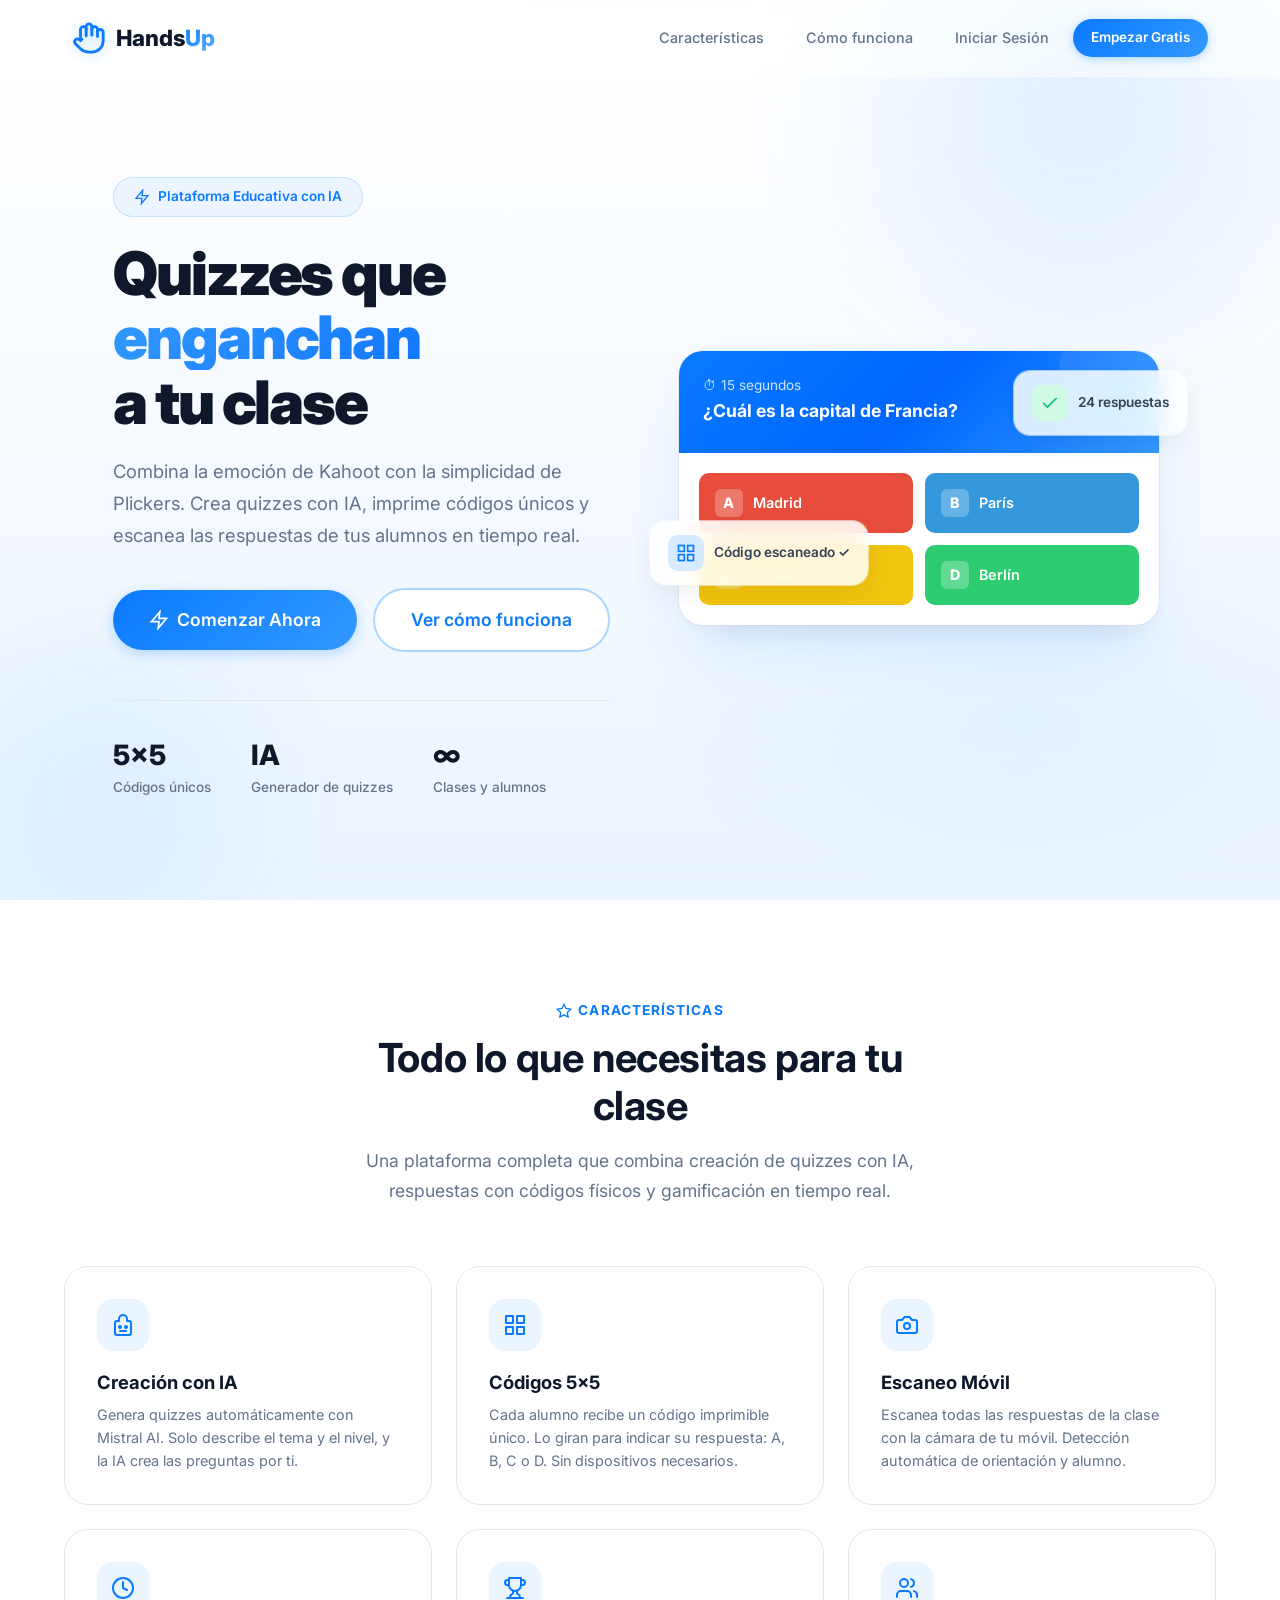
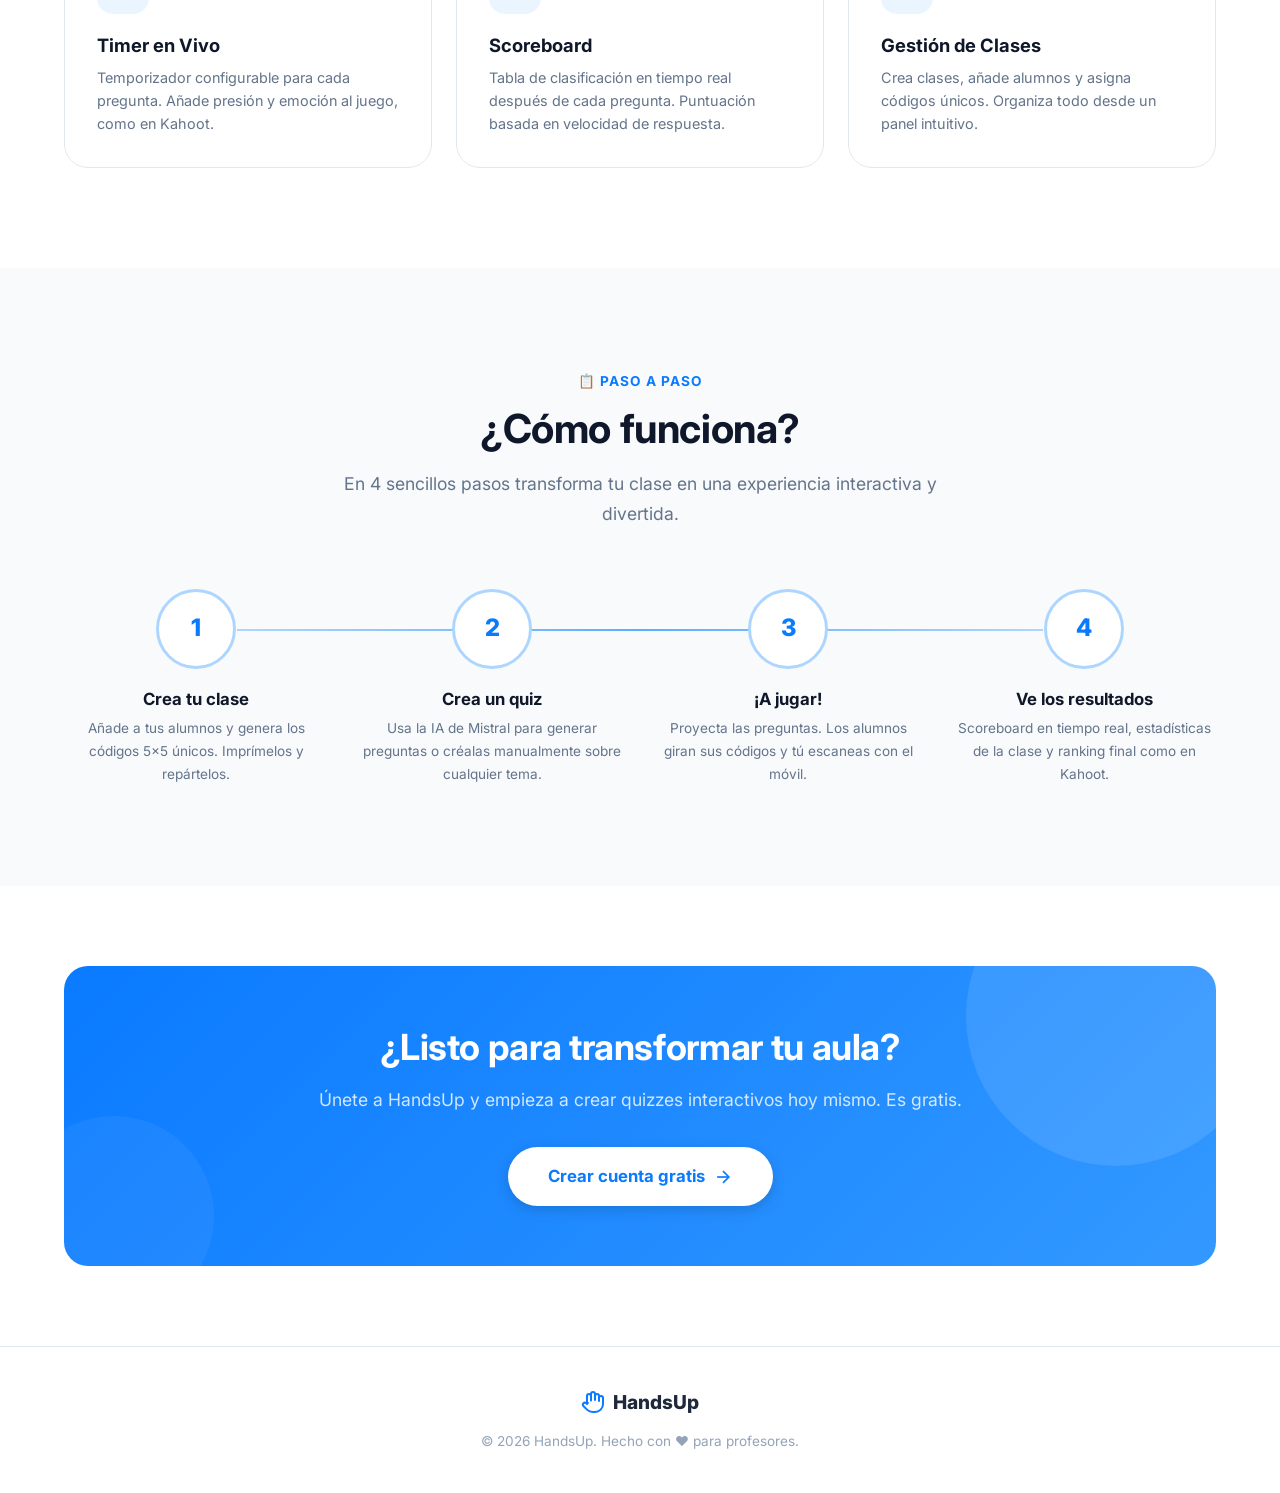
<file: index.html>
<!DOCTYPE html>
<html lang="es">

<head>
    <meta charset="UTF-8">
    <meta name="viewport" content="width=device-width, initial-scale=1.0">
    <meta name="description"
        content="HandsUp - La plataforma interactiva de quizzes educativos que combina lo mejor de Kahoot y Plickers. Crea quizzes con IA, escanea respuestas en tiempo real.">
    <title>HandsUp — Quizzes Interactivos para el Aula</title>
    <link rel="stylesheet" href="css/global.css">
    <link rel="stylesheet" href="css/landing.css">
    <link rel="icon"
        href="data:image/svg+xml,<svg xmlns='http://www.w3.org/2000/svg' viewBox='0 0 100 100'><text y='.9em' font-size='90'>✋</text></svg>">
</head>

<body>
    <!-- Navigation -->
    <nav class="landing-nav" id="landingNav">
        <div class="landing-nav-inner">
            <a href="index.html" class="navbar-brand">
                <svg viewBox="0 0 24 24" fill="none" stroke="currentColor" stroke-width="2" stroke-linecap="round"
                    stroke-linejoin="round" style="color:var(--primary-600)">
                    <path d="M18 11V6a2 2 0 0 0-2-2v0a2 2 0 0 0-2 2v0" />
                    <path d="M14 10V4a2 2 0 0 0-2-2v0a2 2 0 0 0-2 2v2" />
                    <path d="M10 10.5V6a2 2 0 0 0-2-2v0a2 2 0 0 0-2 2v8" />
                    <path
                        d="M18 8a2 2 0 1 1 4 0v6a8 8 0 0 1-8 8h-2c-2.8 0-4.5-.86-5.99-2.34l-3.6-3.6a2 2 0 0 1 2.83-2.82L7 13" />
                </svg>
                <span>Hands<span class="text-gradient">Up</span></span>
            </a>
            <div class="navbar-links">
                <a href="#features" class="navbar-link">Características</a>
                <a href="#how" class="navbar-link">Cómo funciona</a>
                <a href="login.html" class="navbar-link">Iniciar Sesión</a>
                <a href="login.html#register" class="btn btn-primary btn-sm">Empezar Gratis</a>
            </div>
        </div>
    </nav>

    <!-- Hero Section -->
    <section class="landing-hero">
        <div class="container">
            <div class="hero-content">
                <div class="hero-text">
                    <div class="hero-badge">
                        <svg viewBox="0 0 24 24" fill="none" stroke="currentColor" stroke-width="2" width="16"
                            height="16">
                            <polygon points="13 2 3 14 12 14 11 22 21 10 12 10 13 2" />
                        </svg>
                        Plataforma Educativa con IA
                    </div>
                    <h1 class="hero-title">
                        <span>Quizzes que</span>
                        <span class="text-gradient">enganchan</span>
                        <span>a tu clase</span>
                    </h1>
                    <p class="hero-subtitle">
                        Combina la emoción de Kahoot con la simplicidad de Plickers.
                        Crea quizzes con IA, imprime códigos únicos y escanea las respuestas de tus alumnos en tiempo
                        real.
                    </p>
                    <div class="hero-actions">
                        <a href="login.html#register" class="btn btn-primary btn-lg">
                            <svg viewBox="0 0 24 24" fill="none" stroke="currentColor" stroke-width="2" width="20"
                                height="20">
                                <polygon points="13 2 3 14 12 14 11 22 21 10 12 10 13 2" />
                            </svg>
                            Comenzar Ahora
                        </a>
                        <a href="#how" class="btn btn-secondary btn-lg">Ver cómo funciona</a>
                    </div>
                    <div class="hero-stats">
                        <div class="hero-stat">
                            <div class="hero-stat-value">5x5</div>
                            <div class="hero-stat-label">Códigos únicos</div>
                        </div>
                        <div class="hero-stat">
                            <div class="hero-stat-value">IA</div>
                            <div class="hero-stat-label">Generador de quizzes</div>
                        </div>
                        <div class="hero-stat">
                            <div class="hero-stat-value">∞</div>
                            <div class="hero-stat-label">Clases y alumnos</div>
                        </div>
                    </div>
                </div>
                <div class="hero-visual">
                    <div class="hero-mockup">
                        <div class="mockup-header">
                            <div class="mockup-timer">⏱ 15 segundos</div>
                            <div class="mockup-question">¿Cuál es la capital de Francia?</div>
                        </div>
                        <div class="mockup-answers">
                            <div class="mockup-answer">
                                <div class="mockup-answer-icon">A</div>
                                Madrid
                            </div>
                            <div class="mockup-answer">
                                <div class="mockup-answer-icon">B</div>
                                París
                            </div>
                            <div class="mockup-answer">
                                <div class="mockup-answer-icon">C</div>
                                Londres
                            </div>
                            <div class="mockup-answer">
                                <div class="mockup-answer-icon">D</div>
                                Berlín
                            </div>
                        </div>
                    </div>
                    <div class="hero-float-card card-top">
                        <div class="float-icon green">
                            <svg viewBox="0 0 24 24" fill="none" stroke="currentColor" stroke-width="2" width="18"
                                height="18">
                                <polyline points="20 6 9 17 4 12" />
                            </svg>
                        </div>
                        <span>24 respuestas</span>
                    </div>
                    <div class="hero-float-card card-bottom">
                        <div class="float-icon blue">
                            <svg viewBox="0 0 24 24" fill="none" stroke="currentColor" stroke-width="2" width="18"
                                height="18">
                                <rect x="3" y="3" width="7" height="7" />
                                <rect x="14" y="3" width="7" height="7" />
                                <rect x="14" y="14" width="7" height="7" />
                                <rect x="3" y="14" width="7" height="7" />
                            </svg>
                        </div>
                        <span>Código escaneado ✓</span>
                    </div>
                </div>
            </div>
        </div>
    </section>

    <!-- Features Section -->
    <section class="section" id="features">
        <div class="container">
            <div class="section-header">
                <div class="section-label">
                    <svg viewBox="0 0 24 24" fill="none" stroke="currentColor" stroke-width="2" width="16" height="16">
                        <polygon
                            points="12 2 15.09 8.26 22 9.27 17 14.14 18.18 21.02 12 17.77 5.82 21.02 7 14.14 2 9.27 8.91 8.26 12 2" />
                    </svg>
                    Características
                </div>
                <h2 class="section-title">Todo lo que necesitas para tu clase</h2>
                <p class="section-desc">Una plataforma completa que combina creación de quizzes con IA, respuestas con
                    códigos físicos y gamificación en tiempo real.</p>
            </div>
            <div class="features-grid stagger">
                <div class="feature-card">
                    <div class="feature-icon">
                        <svg viewBox="0 0 24 24" fill="none" stroke="currentColor" stroke-width="2"
                            stroke-linecap="round" stroke-linejoin="round">
                            <path
                                d="M12 2a4 4 0 0 0-4 4v2H6a2 2 0 0 0-2 2v10a2 2 0 0 0 2 2h12a2 2 0 0 0 2-2V10a2 2 0 0 0-2-2h-2V6a4 4 0 0 0-4-4z" />
                            <circle cx="9" cy="14" r="1" />
                            <circle cx="15" cy="14" r="1" />
                            <path d="M9 18h6" />
                        </svg>
                    </div>
                    <h3 class="feature-title">Creación con IA</h3>
                    <p class="feature-desc">Genera quizzes automáticamente con Mistral AI. Solo describe el tema y el
                        nivel, y la IA crea las preguntas por ti.</p>
                </div>
                <div class="feature-card">
                    <div class="feature-icon">
                        <svg viewBox="0 0 24 24" fill="none" stroke="currentColor" stroke-width="2"
                            stroke-linecap="round" stroke-linejoin="round">
                            <rect x="3" y="3" width="7" height="7" />
                            <rect x="14" y="3" width="7" height="7" />
                            <rect x="14" y="14" width="7" height="7" />
                            <rect x="3" y="14" width="7" height="7" />
                        </svg>
                    </div>
                    <h3 class="feature-title">Códigos 5×5</h3>
                    <p class="feature-desc">Cada alumno recibe un código imprimible único. Lo giran para indicar su
                        respuesta: A, B, C o D. Sin dispositivos necesarios.</p>
                </div>
                <div class="feature-card">
                    <div class="feature-icon">
                        <svg viewBox="0 0 24 24" fill="none" stroke="currentColor" stroke-width="2"
                            stroke-linecap="round" stroke-linejoin="round">
                            <path
                                d="M14.5 4h-5L7 7H4a2 2 0 0 0-2 2v9a2 2 0 0 0 2 2h16a2 2 0 0 0 2-2V9a2 2 0 0 0-2-2h-3l-2.5-3z" />
                            <circle cx="12" cy="13" r="3" />
                        </svg>
                    </div>
                    <h3 class="feature-title">Escaneo Móvil</h3>
                    <p class="feature-desc">Escanea todas las respuestas de la clase con la cámara de tu móvil.
                        Detección automática de orientación y alumno.</p>
                </div>
                <div class="feature-card">
                    <div class="feature-icon">
                        <svg viewBox="0 0 24 24" fill="none" stroke="currentColor" stroke-width="2"
                            stroke-linecap="round" stroke-linejoin="round">
                            <circle cx="12" cy="12" r="10" />
                            <polyline points="12 6 12 12 16 14" />
                        </svg>
                    </div>
                    <h3 class="feature-title">Timer en Vivo</h3>
                    <p class="feature-desc">Temporizador configurable para cada pregunta. Añade presión y emoción al
                        juego, como en Kahoot.</p>
                </div>
                <div class="feature-card">
                    <div class="feature-icon">
                        <svg viewBox="0 0 24 24" fill="none" stroke="currentColor" stroke-width="2"
                            stroke-linecap="round" stroke-linejoin="round">
                            <path d="M6 9H4.5a2.5 2.5 0 0 1 0-5H6" />
                            <path d="M18 9h1.5a2.5 2.5 0 0 0 0-5H18" />
                            <path d="M4 22h16" />
                            <path d="M10 14.66V17c0 .55-.47.98-.97 1.21C7.85 18.75 7 20.24 7 22" />
                            <path d="M14 14.66V17c0 .55.47.98.97 1.21C16.15 18.75 17 20.24 17 22" />
                            <path d="M18 2H6v7a6 6 0 0 0 12 0V2Z" />
                        </svg>
                    </div>
                    <h3 class="feature-title">Scoreboard</h3>
                    <p class="feature-desc">Tabla de clasificación en tiempo real después de cada pregunta. Puntuación
                        basada en velocidad de respuesta.</p>
                </div>
                <div class="feature-card">
                    <div class="feature-icon">
                        <svg viewBox="0 0 24 24" fill="none" stroke="currentColor" stroke-width="2"
                            stroke-linecap="round" stroke-linejoin="round">
                            <path d="M16 21v-2a4 4 0 0 0-4-4H6a4 4 0 0 0-4 4v2" />
                            <circle cx="9" cy="7" r="4" />
                            <path d="M22 21v-2a4 4 0 0 0-3-3.87" />
                            <path d="M16 3.13a4 4 0 0 1 0 7.75" />
                        </svg>
                    </div>
                    <h3 class="feature-title">Gestión de Clases</h3>
                    <p class="feature-desc">Crea clases, añade alumnos y asigna códigos únicos. Organiza todo desde un
                        panel intuitivo.</p>
                </div>
            </div>
        </div>
    </section>

    <!-- How It Works -->
    <section class="section how-it-works" id="how">
        <div class="container">
            <div class="section-header">
                <div class="section-label">📋 Paso a paso</div>
                <h2 class="section-title">¿Cómo funciona?</h2>
                <p class="section-desc">En 4 sencillos pasos transforma tu clase en una experiencia interactiva y
                    divertida.</p>
            </div>
            <div class="steps-grid stagger">
                <div class="step-card">
                    <div class="step-number">1</div>
                    <h3 class="step-title">Crea tu clase</h3>
                    <p class="step-desc">Añade a tus alumnos y genera los códigos 5×5 únicos. Imprímelos y repártelos.
                    </p>
                </div>
                <div class="step-card">
                    <div class="step-number">2</div>
                    <h3 class="step-title">Crea un quiz</h3>
                    <p class="step-desc">Usa la IA de Mistral para generar preguntas o créalas manualmente sobre
                        cualquier tema.</p>
                </div>
                <div class="step-card">
                    <div class="step-number">3</div>
                    <h3 class="step-title">¡A jugar!</h3>
                    <p class="step-desc">Proyecta las preguntas. Los alumnos giran sus códigos y tú escaneas con el
                        móvil.</p>
                </div>
                <div class="step-card">
                    <div class="step-number">4</div>
                    <h3 class="step-title">Ve los resultados</h3>
                    <p class="step-desc">Scoreboard en tiempo real, estadísticas de la clase y ranking final como en
                        Kahoot.</p>
                </div>
            </div>
        </div>
    </section>

    <!-- CTA Section -->
    <section class="cta-section">
        <div class="container">
            <div class="cta-card">
                <h2 class="cta-title">¿Listo para transformar tu aula?</h2>
                <p class="cta-desc">Únete a HandsUp y empieza a crear quizzes interactivos hoy mismo. Es gratis.</p>
                <a href="login.html#register" class="cta-btn">
                    Crear cuenta gratis
                    <svg viewBox="0 0 24 24" fill="none" stroke="currentColor" stroke-width="2" width="20" height="20">
                        <line x1="5" y1="12" x2="19" y2="12" />
                        <polyline points="12 5 19 12 12 19" />
                    </svg>
                </a>
            </div>
        </div>
    </section>

    <!-- Footer -->
    <footer class="landing-footer">
        <div class="container">
            <div class="footer-brand">
                <svg viewBox="0 0 24 24" fill="none" stroke="currentColor" stroke-width="2" stroke-linecap="round"
                    stroke-linejoin="round" width="24" height="24">
                    <path d="M18 11V6a2 2 0 0 0-2-2v0a2 2 0 0 0-2 2v0" />
                    <path d="M14 10V4a2 2 0 0 0-2-2v0a2 2 0 0 0-2 2v2" />
                    <path d="M10 10.5V6a2 2 0 0 0-2-2v0a2 2 0 0 0-2 2v8" />
                    <path
                        d="M18 8a2 2 0 1 1 4 0v6a8 8 0 0 1-8 8h-2c-2.8 0-4.5-.86-5.99-2.34l-3.6-3.6a2 2 0 0 1 2.83-2.82L7 13" />
                </svg>
                HandsUp
            </div>
            <p class="footer-text">© 2026 HandsUp. Hecho con ❤️ para profesores.</p>
        </div>
    </footer>

    <script>
        // Navbar scroll effect
        const nav = document.getElementById('landingNav');
        window.addEventListener('scroll', () => {
            nav.classList.toggle('scrolled', window.scrollY > 20);
        });

        // Intersection Observer for stagger animations
        const observer = new IntersectionObserver((entries) => {
            entries.forEach(entry => {
                if (entry.isIntersecting) {
                    entry.target.classList.add('visible');
                }
            });
        }, { threshold: 0.1 });

        document.querySelectorAll('.stagger').forEach(el => observer.observe(el));
    </script>
</body>

</html>
</file>
<file: css/global.css>
/* ===== HandsUp Design System ===== */
@import url('https://fonts.googleapis.com/css2?family=Inter:wght@300;400;500;600;700;800;900&display=swap');

:root {
    /* Primary Palette */
    --primary-50: #EBF5FF;
    --primary-100: #D6EBFF;
    --primary-200: #ADD6FF;
    --primary-300: #85C2FF;
    --primary-400: #5CADFF;
    --primary-500: #3399FF;
    --primary-600: #0A7AFF;
    --primary-700: #005FCC;
    --primary-800: #004599;
    --primary-900: #002A66;

    /* Neutrals */
    --white: #FFFFFF;
    --gray-50: #F8FAFC;
    --gray-100: #F1F5F9;
    --gray-200: #E2E8F0;
    --gray-300: #CBD5E1;
    --gray-400: #94A3B8;
    --gray-500: #64748B;
    --gray-600: #475569;
    --gray-700: #334155;
    --gray-800: #1E293B;
    --gray-900: #0F172A;

    /* Accent Colors */
    --success: #10B981;
    --success-light: #D1FAE5;
    --warning: #F59E0B;
    --warning-light: #FEF3C7;
    --error: #EF4444;
    --error-light: #FEE2E2;
    --info: #3B82F6;

    /* Answer Colors */
    --answer-a: #E74C3C;
    --answer-b: #3498DB;
    --answer-c: #F1C40F;
    --answer-d: #2ECC71;

    /* Shadows */
    --shadow-sm: 0 1px 2px rgba(0, 0, 0, 0.05);
    --shadow-md: 0 4px 6px -1px rgba(0, 0, 0, 0.07), 0 2px 4px -2px rgba(0, 0, 0, 0.05);
    --shadow-lg: 0 10px 15px -3px rgba(0, 0, 0, 0.08), 0 4px 6px -4px rgba(0, 0, 0, 0.04);
    --shadow-xl: 0 20px 25px -5px rgba(0, 0, 0, 0.08), 0 8px 10px -6px rgba(0, 0, 0, 0.04);
    --shadow-2xl: 0 25px 50px -12px rgba(0, 0, 0, 0.15);
    --shadow-blue: 0 4px 14px rgba(10, 122, 255, 0.25);
    --shadow-blue-lg: 0 8px 24px rgba(10, 122, 255, 0.3);

    /* Border Radius */
    --radius-sm: 6px;
    --radius-md: 10px;
    --radius-lg: 16px;
    --radius-xl: 24px;
    --radius-full: 9999px;

    /* Transitions */
    --transition-fast: 150ms cubic-bezier(0.4, 0, 0.2, 1);
    --transition-base: 250ms cubic-bezier(0.4, 0, 0.2, 1);
    --transition-slow: 350ms cubic-bezier(0.4, 0, 0.2, 1);
    --transition-spring: 500ms cubic-bezier(0.34, 1.56, 0.64, 1);
}

/* ===== Reset & Base ===== */
*,
*::before,
*::after {
    margin: 0;
    padding: 0;
    box-sizing: border-box;
}

html {
    scroll-behavior: smooth;
    -webkit-font-smoothing: antialiased;
    -moz-osx-font-smoothing: grayscale;
}

body {
    font-family: 'Inter', -apple-system, BlinkMacSystemFont, sans-serif;
    color: var(--gray-800);
    background: var(--white);
    line-height: 1.6;
    overflow-x: hidden;
}

a {
    text-decoration: none;
    color: inherit;
}

img {
    max-width: 100%;
    display: block;
}

button {
    cursor: pointer;
    border: none;
    outline: none;
    font-family: inherit;
    font-size: inherit;
}

input,
select,
textarea {
    font-family: inherit;
    font-size: inherit;
    outline: none;
    border: none;
}

/* ===== Typography ===== */
h1,
h2,
h3,
h4,
h5,
h6 {
    font-weight: 700;
    line-height: 1.2;
    color: var(--gray-900);
}

h1 {
    font-size: 3rem;
    letter-spacing: -0.02em;
}

h2 {
    font-size: 2.25rem;
    letter-spacing: -0.01em;
}

h3 {
    font-size: 1.5rem;
}

h4 {
    font-size: 1.25rem;
}

p {
    color: var(--gray-600);
    line-height: 1.7;
}

/* ===== Utility Classes ===== */
.container {
    max-width: 1200px;
    margin: 0 auto;
    padding: 0 24px;
}

.container-sm {
    max-width: 640px;
    margin: 0 auto;
    padding: 0 24px;
}

.text-center {
    text-align: center;
}

.text-gradient {
    background: linear-gradient(135deg, var(--primary-600), var(--primary-400));
    -webkit-background-clip: text;
    -webkit-text-fill-color: transparent;
    background-clip: text;
}

/* ===== Buttons ===== */
.btn {
    display: inline-flex;
    align-items: center;
    justify-content: center;
    gap: 8px;
    padding: 12px 28px;
    border-radius: var(--radius-full);
    font-weight: 600;
    font-size: 0.95rem;
    transition: all var(--transition-base);
    position: relative;
    overflow: hidden;
}

.btn::after {
    content: '';
    position: absolute;
    inset: 0;
    background: linear-gradient(rgba(255, 255, 255, 0.15), transparent);
    opacity: 0;
    transition: opacity var(--transition-fast);
}

.btn:hover::after {
    opacity: 1;
}

.btn-primary {
    background: linear-gradient(135deg, var(--primary-600), var(--primary-500));
    color: var(--white);
    box-shadow: var(--shadow-blue);
}

.btn-primary:hover {
    transform: translateY(-2px);
    box-shadow: var(--shadow-blue-lg);
}

.btn-primary:active {
    transform: translateY(0);
}

.btn-secondary {
    background: var(--white);
    color: var(--primary-600);
    border: 2px solid var(--primary-200);
}

.btn-secondary:hover {
    background: var(--primary-50);
    border-color: var(--primary-400);
    transform: translateY(-2px);
}

.btn-ghost {
    background: transparent;
    color: var(--gray-600);
}

.btn-ghost:hover {
    background: var(--gray-100);
    color: var(--gray-800);
}

.btn-danger {
    background: linear-gradient(135deg, var(--error), #DC2626);
    color: var(--white);
    box-shadow: 0 4px 14px rgba(239, 68, 68, 0.25);
}

.btn-danger:hover {
    transform: translateY(-2px);
    box-shadow: 0 8px 24px rgba(239, 68, 68, 0.3);
}

.btn-lg {
    padding: 16px 36px;
    font-size: 1.1rem;
}

.btn-sm {
    padding: 8px 18px;
    font-size: 0.85rem;
}

.btn-icon {
    width: 44px;
    height: 44px;
    padding: 0;
    border-radius: var(--radius-md);
}

/* ===== Cards ===== */
.card {
    background: var(--white);
    border-radius: var(--radius-lg);
    border: 1px solid var(--gray-200);
    padding: 24px;
    transition: all var(--transition-base);
}

.card:hover {
    box-shadow: var(--shadow-lg);
    border-color: var(--gray-300);
}

.card-elevated {
    box-shadow: var(--shadow-md);
    border: none;
}

.card-glass {
    background: rgba(255, 255, 255, 0.7);
    backdrop-filter: blur(20px);
    -webkit-backdrop-filter: blur(20px);
    border: 1px solid rgba(255, 255, 255, 0.5);
}

/* ===== Form Elements ===== */
.form-group {
    margin-bottom: 20px;
}

.form-label {
    display: block;
    font-weight: 600;
    font-size: 0.875rem;
    color: var(--gray-700);
    margin-bottom: 6px;
}

.form-input {
    width: 100%;
    padding: 12px 16px;
    background: var(--gray-50);
    border: 2px solid var(--gray-200);
    border-radius: var(--radius-md);
    color: var(--gray-800);
    transition: all var(--transition-fast);
    font-size: 0.95rem;
}

.form-input:focus {
    background: var(--white);
    border-color: var(--primary-400);
    box-shadow: 0 0 0 4px var(--primary-100);
}

.form-input::placeholder {
    color: var(--gray-400);
}

.form-textarea {
    resize: vertical;
    min-height: 100px;
}

.form-select {
    appearance: none;
    background-image: url("data:image/svg+xml,%3Csvg width='12' height='8' viewBox='0 0 12 8' fill='none' xmlns='http://www.w3.org/2000/svg'%3E%3Cpath d='M1 1.5L6 6.5L11 1.5' stroke='%2364748B' stroke-width='2' stroke-linecap='round' stroke-linejoin='round'/%3E%3C/svg%3E");
    background-repeat: no-repeat;
    background-position: right 16px center;
    padding-right: 44px;
}

/* ===== Badge ===== */
.badge {
    display: inline-flex;
    align-items: center;
    gap: 4px;
    padding: 4px 12px;
    border-radius: var(--radius-full);
    font-size: 0.75rem;
    font-weight: 600;
}

.badge-primary {
    background: var(--primary-100);
    color: var(--primary-700);
}

.badge-success {
    background: var(--success-light);
    color: #065F46;
}

.badge-warning {
    background: var(--warning-light);
    color: #92400E;
}

.badge-error {
    background: var(--error-light);
    color: #991B1B;
}

/* ===== Modal ===== */
.modal-overlay {
    position: fixed;
    inset: 0;
    background: rgba(15, 23, 42, 0.4);
    backdrop-filter: blur(4px);
    display: flex;
    align-items: center;
    justify-content: center;
    z-index: 1000;
    opacity: 0;
    visibility: hidden;
    transition: all var(--transition-base);
    padding: 20px;
}

.modal-overlay.active {
    opacity: 1;
    visibility: visible;
}

.modal {
    background: var(--white);
    border-radius: var(--radius-xl);
    padding: 32px;
    max-width: 520px;
    width: 100%;
    transform: scale(0.95) translateY(10px);
    transition: transform var(--transition-spring);
    max-height: 90vh;
    overflow-y: auto;
}

.modal-overlay.active .modal {
    transform: scale(1) translateY(0);
}

.modal-header {
    display: flex;
    align-items: center;
    justify-content: space-between;
    margin-bottom: 24px;
}

.modal-title {
    font-size: 1.25rem;
    font-weight: 700;
}

.modal-close {
    width: 36px;
    height: 36px;
    display: flex;
    align-items: center;
    justify-content: center;
    border-radius: var(--radius-md);
    background: var(--gray-100);
    color: var(--gray-500);
    transition: all var(--transition-fast);
    font-size: 1.2rem;
}

.modal-close:hover {
    background: var(--gray-200);
    color: var(--gray-700);
}

/* ===== Toast / Notifications ===== */
.toast-container {
    position: fixed;
    top: 24px;
    right: 24px;
    z-index: 2000;
    display: flex;
    flex-direction: column;
    gap: 8px;
}

.toast {
    background: var(--white);
    border-radius: var(--radius-md);
    padding: 14px 20px;
    box-shadow: var(--shadow-xl);
    border-left: 4px solid var(--primary-500);
    display: flex;
    align-items: center;
    gap: 12px;
    min-width: 300px;
    animation: toastSlideIn 0.4s var(--transition-spring);
    font-size: 0.9rem;
    font-weight: 500;
}

.toast.toast-success {
    border-left-color: var(--success);
}

.toast.toast-error {
    border-left-color: var(--error);
}

.toast.toast-warning {
    border-left-color: var(--warning);
}

.toast.removing {
    animation: toastSlideOut 0.3s ease forwards;
}

@keyframes toastSlideIn {
    from {
        transform: translateX(100%);
        opacity: 0;
    }

    to {
        transform: translateX(0);
        opacity: 1;
    }
}

@keyframes toastSlideOut {
    from {
        transform: translateX(0);
        opacity: 1;
    }

    to {
        transform: translateX(100%);
        opacity: 0;
    }
}

/* ===== Loading Spinner ===== */
.spinner {
    width: 24px;
    height: 24px;
    border: 3px solid var(--gray-200);
    border-top-color: var(--primary-500);
    border-radius: 50%;
    animation: spin 0.8s linear infinite;
}

.spinner-lg {
    width: 48px;
    height: 48px;
    border-width: 4px;
}

@keyframes spin {
    to {
        transform: rotate(360deg);
    }
}

/* ===== Navbar ===== */
.navbar {
    position: fixed;
    top: 0;
    left: 0;
    right: 0;
    z-index: 100;
    background: rgba(255, 255, 255, 0.72);
    backdrop-filter: blur(24px) saturate(180%);
    -webkit-backdrop-filter: blur(24px) saturate(180%);
    border-bottom: 1px solid rgba(226, 232, 240, 0.6);
    transition: all var(--transition-base);
}

/* Animated gradient accent line at bottom */
.navbar::after {
    content: '';
    position: absolute;
    bottom: -1px;
    left: 0;
    right: 0;
    height: 2px;
    background: linear-gradient(90deg, transparent, var(--primary-400), var(--primary-600), var(--primary-400), transparent);
    background-size: 200% 100%;
    animation: navGradientShift 6s ease infinite;
    opacity: 0.6;
}

@keyframes navGradientShift {
    0% {
        background-position: 0% 50%;
    }

    50% {
        background-position: 100% 50%;
    }

    100% {
        background-position: 0% 50%;
    }
}

.navbar.scrolled {
    background: rgba(255, 255, 255, 0.92);
    box-shadow: 0 4px 20px rgba(10, 122, 255, 0.06), 0 1px 3px rgba(0, 0, 0, 0.04);
}

.navbar.scrolled::after {
    opacity: 1;
}

.navbar-inner {
    max-width: 1200px;
    margin: 0 auto;
    padding: 0 32px;
    height: 72px;
    display: flex;
    align-items: center;
    justify-content: space-between;
}

.navbar-brand {
    display: flex;
    align-items: center;
    gap: 10px;
    font-weight: 800;
    font-size: 1.4rem;
    color: var(--gray-900);
    transition: transform var(--transition-fast);
}

.navbar-brand:hover {
    transform: scale(1.03);
}

.navbar-brand svg {
    width: 34px;
    height: 34px;
    color: var(--primary-600);
    filter: drop-shadow(0 2px 4px rgba(10, 122, 255, 0.25));
}

.navbar-links {
    display: flex;
    align-items: center;
    gap: 6px;
}

.navbar-link {
    padding: 8px 18px;
    border-radius: var(--radius-full);
    font-weight: 500;
    font-size: 0.9rem;
    color: var(--gray-500);
    transition: all var(--transition-base);
    position: relative;
}

.navbar-link:hover {
    color: var(--primary-600);
    background: rgba(10, 122, 255, 0.06);
}

.navbar-link.active {
    color: var(--primary-600);
    background: var(--primary-50);
    font-weight: 600;
    box-shadow: inset 0 0 0 1px rgba(10, 122, 255, 0.12);
}

/* ===== Sidebar (Dashboard) ===== */
.app-layout {
    display: flex;
    min-height: 100vh;
    padding-top: 72px;
}

.sidebar {
    width: 260px;
    background: var(--gray-50);
    border-right: 1px solid var(--gray-200);
    padding: 24px 16px;
    position: fixed;
    top: 72px;
    bottom: 0;
    left: 0;
    overflow-y: auto;
    transition: transform var(--transition-base);
}

.sidebar-section {
    margin-bottom: 28px;
}

.sidebar-title {
    font-size: 0.7rem;
    font-weight: 700;
    text-transform: uppercase;
    letter-spacing: 0.08em;
    color: var(--gray-400);
    padding: 0 12px;
    margin-bottom: 8px;
}

.sidebar-link {
    display: flex;
    align-items: center;
    gap: 10px;
    padding: 10px 12px;
    border-radius: var(--radius-md);
    font-weight: 500;
    font-size: 0.9rem;
    color: var(--gray-600);
    transition: all var(--transition-fast);
}

.sidebar-link:hover {
    background: var(--white);
    color: var(--gray-800);
    box-shadow: var(--shadow-sm);
}

.sidebar-link.active {
    background: var(--primary-50);
    color: var(--primary-600);
}

.sidebar-link svg {
    width: 20px;
    height: 20px;
    flex-shrink: 0;
}

.main-content {
    flex: 1;
    margin-left: 260px;
    padding: 32px;
    min-height: calc(100vh - 68px);
}

/* ===== Empty State ===== */
.empty-state {
    text-align: center;
    padding: 60px 20px;
}

.empty-state svg {
    width: 80px;
    height: 80px;
    color: var(--gray-300);
    margin-bottom: 20px;
}

.empty-state h3 {
    color: var(--gray-700);
    margin-bottom: 8px;
}

.empty-state p {
    color: var(--gray-500);
    margin-bottom: 24px;
}

/* ===== Animations ===== */
@keyframes fadeIn {
    from {
        opacity: 0;
    }

    to {
        opacity: 1;
    }
}

@keyframes fadeInUp {
    from {
        opacity: 0;
        transform: translateY(20px);
    }

    to {
        opacity: 1;
        transform: translateY(0);
    }
}

@keyframes fadeInDown {
    from {
        opacity: 0;
        transform: translateY(-20px);
    }

    to {
        opacity: 1;
        transform: translateY(0);
    }
}

@keyframes scaleIn {
    from {
        opacity: 0;
        transform: scale(0.9);
    }

    to {
        opacity: 1;
        transform: scale(1);
    }
}

@keyframes slideInRight {
    from {
        opacity: 0;
        transform: translateX(30px);
    }

    to {
        opacity: 1;
        transform: translateX(0);
    }
}

@keyframes pulse {

    0%,
    100% {
        opacity: 1;
    }

    50% {
        opacity: 0.5;
    }
}

@keyframes float {

    0%,
    100% {
        transform: translateY(0);
    }

    50% {
        transform: translateY(-10px);
    }
}

.animate-fade-in {
    animation: fadeIn 0.6s ease;
}

.animate-fade-in-up {
    animation: fadeInUp 0.6s ease;
}

.animate-fade-in-down {
    animation: fadeInDown 0.6s ease;
}

.animate-scale-in {
    animation: scaleIn 0.4s var(--transition-spring);
}

.animate-slide-in-right {
    animation: slideInRight 0.5s ease;
}

/* Stagger animations */
.stagger>* {
    opacity: 0;
    animation: fadeInUp 0.5s ease forwards;
}

.stagger>*:nth-child(1) {
    animation-delay: 0.05s;
}

.stagger>*:nth-child(2) {
    animation-delay: 0.1s;
}

.stagger>*:nth-child(3) {
    animation-delay: 0.15s;
}

.stagger>*:nth-child(4) {
    animation-delay: 0.2s;
}

.stagger>*:nth-child(5) {
    animation-delay: 0.25s;
}

.stagger>*:nth-child(6) {
    animation-delay: 0.3s;
}

.stagger>*:nth-child(7) {
    animation-delay: 0.35s;
}

.stagger>*:nth-child(8) {
    animation-delay: 0.4s;
}

/* ===== Responsive ===== */
@media (max-width: 768px) {
    h1 {
        font-size: 2rem;
    }

    h2 {
        font-size: 1.75rem;
    }

    .sidebar {
        transform: translateX(-100%);
    }

    .sidebar.open {
        transform: translateX(0);
    }

    .main-content {
        margin-left: 0;
        padding: 20px;
    }

    .navbar-links {
        display: none;
    }
}

/* ===== Scrollbar ===== */
::-webkit-scrollbar {
    width: 8px;
}

::-webkit-scrollbar-track {
    background: transparent;
}

::-webkit-scrollbar-thumb {
    background: var(--gray-300);
    border-radius: 4px;
}

::-webkit-scrollbar-thumb:hover {
    background: var(--gray-400);
}
</file>
<file: css/landing.css>
/* ===== Landing Page ===== */

.landing-hero {
    min-height: 100vh;
    display: flex;
    align-items: center;
    position: relative;
    overflow: hidden;
    background:
        radial-gradient(ellipse 80% 50% at 50% -20%, rgba(10, 122, 255, 0.08) 0%, transparent 50%),
        radial-gradient(ellipse 60% 40% at 80% 80%, rgba(10, 122, 255, 0.05) 0%, transparent 50%),
        linear-gradient(180deg, var(--white) 0%, var(--primary-50) 100%);
    padding-top: 76px;
}

/* Animated glow orbs */
.landing-hero::before {
    content: '';
    position: absolute;
    width: 700px;
    height: 700px;
    border-radius: 50%;
    background: radial-gradient(circle, rgba(10, 122, 255, 0.12) 0%, transparent 60%);
    top: -250px;
    right: -150px;
    animation: heroFloat1 8s ease-in-out infinite;
    filter: blur(40px);
}

.landing-hero::after {
    content: '';
    position: absolute;
    width: 500px;
    height: 500px;
    border-radius: 50%;
    background: radial-gradient(circle, rgba(10, 122, 255, 0.08) 0%, transparent 60%);
    bottom: -150px;
    left: -150px;
    animation: heroFloat2 10s ease-in-out infinite;
    filter: blur(40px);
}

@keyframes heroFloat1 {

    0%,
    100% {
        transform: translate(0, 0) scale(1);
    }

    33% {
        transform: translate(-30px, 20px) scale(1.05);
    }

    66% {
        transform: translate(20px, -15px) scale(0.95);
    }
}

@keyframes heroFloat2 {

    0%,
    100% {
        transform: translate(0, 0) scale(1);
    }

    50% {
        transform: translate(25px, -20px) scale(1.08);
    }
}

.hero-content {
    position: relative;
    z-index: 1;
    display: grid;
    grid-template-columns: 1fr 1fr;
    gap: 60px;
    align-items: center;
}

.hero-text {
    animation: fadeInUp 0.8s ease;
}

.hero-badge {
    display: inline-flex;
    align-items: center;
    gap: 8px;
    padding: 8px 20px;
    background: rgba(10, 122, 255, 0.06);
    border: 1px solid rgba(10, 122, 255, 0.15);
    border-radius: var(--radius-full);
    font-size: 0.85rem;
    font-weight: 600;
    color: var(--primary-600);
    margin-bottom: 24px;
    animation: fadeInDown 0.6s ease;
    backdrop-filter: blur(10px);
}

.hero-badge svg {
    width: 16px;
    height: 16px;
}

.hero-title {
    font-size: 3.75rem;
    font-weight: 900;
    line-height: 1.08;
    margin-bottom: 20px;
    letter-spacing: -0.035em;
}

.hero-title span {
    display: block;
}

.hero-title .text-gradient {
    background: linear-gradient(135deg, var(--primary-500), #0066FF, var(--primary-400));
    background-size: 200% 200%;
    -webkit-background-clip: text;
    -webkit-text-fill-color: transparent;
    background-clip: text;
    animation: gradientShift 4s ease infinite;
}

@keyframes gradientShift {
    0% {
        background-position: 0% 50%;
    }

    50% {
        background-position: 100% 50%;
    }

    100% {
        background-position: 0% 50%;
    }
}

.hero-subtitle {
    font-size: 1.15rem;
    color: var(--gray-500);
    max-width: 480px;
    margin-bottom: 36px;
    line-height: 1.75;
}

.hero-actions {
    display: flex;
    gap: 16px;
    align-items: center;
}

.hero-stats {
    display: flex;
    gap: 40px;
    margin-top: 48px;
    padding-top: 32px;
    border-top: 1px solid var(--gray-200);
}

.hero-stat {
    text-align: left;
}

.hero-stat-value {
    font-size: 1.75rem;
    font-weight: 800;
    color: var(--gray-900);
}

.hero-stat-label {
    font-size: 0.85rem;
    color: var(--gray-500);
    font-weight: 500;
}

/* Hero Visual */
.hero-visual {
    position: relative;
    display: flex;
    justify-content: center;
    align-items: center;
    animation: fadeIn 1s ease 0.3s both;
}

.hero-mockup {
    width: 100%;
    max-width: 480px;
    background: var(--white);
    border-radius: var(--radius-xl);
    box-shadow:
        0 30px 60px -12px rgba(10, 122, 255, 0.12),
        0 18px 36px -18px rgba(0, 0, 0, 0.1),
        0 0 0 1px rgba(226, 232, 240, 0.5);
    overflow: hidden;
    position: relative;
}

/* Subtle gradient border effect */
.hero-mockup::before {
    content: '';
    position: absolute;
    inset: -1px;
    border-radius: inherit;
    padding: 1px;
    background: linear-gradient(135deg, rgba(10, 122, 255, 0.2), transparent 40%, transparent 60%, rgba(10, 122, 255, 0.15));
    -webkit-mask: linear-gradient(#fff 0 0) content-box, linear-gradient(#fff 0 0);
    mask: linear-gradient(#fff 0 0) content-box, linear-gradient(#fff 0 0);
    -webkit-mask-composite: xor;
    mask-composite: exclude;
    pointer-events: none;
}

.mockup-header {
    background: linear-gradient(135deg, var(--primary-600), #0066FF, var(--primary-500));
    padding: 24px;
    color: var(--white);
    position: relative;
    overflow: hidden;
}

.mockup-header::after {
    content: '';
    position: absolute;
    width: 120px;
    height: 120px;
    border-radius: 50%;
    background: rgba(255, 255, 255, 0.08);
    top: -40px;
    right: -20px;
}

.mockup-question {
    font-size: 1.1rem;
    font-weight: 700;
    margin-bottom: 4px;
    position: relative;
}

.mockup-timer {
    font-size: 0.85rem;
    opacity: 0.8;
}

.mockup-answers {
    padding: 20px;
    display: grid;
    grid-template-columns: 1fr 1fr;
    gap: 12px;
}

.mockup-answer {
    padding: 16px;
    border-radius: var(--radius-md);
    font-weight: 600;
    font-size: 0.9rem;
    color: var(--white);
    display: flex;
    align-items: center;
    gap: 10px;
    animation: scaleIn 0.4s ease forwards;
    opacity: 0;
    transition: transform var(--transition-fast);
}

.mockup-answer:hover {
    transform: scale(1.03);
}

.mockup-answer:nth-child(1) {
    background: var(--answer-a);
    animation-delay: 0.5s;
}

.mockup-answer:nth-child(2) {
    background: var(--answer-b);
    animation-delay: 0.6s;
}

.mockup-answer:nth-child(3) {
    background: var(--answer-c);
    animation-delay: 0.7s;
}

.mockup-answer:nth-child(4) {
    background: var(--answer-d);
    animation-delay: 0.8s;
}

.mockup-answer-icon {
    width: 28px;
    height: 28px;
    background: rgba(255, 255, 255, 0.25);
    border-radius: 6px;
    display: flex;
    align-items: center;
    justify-content: center;
    font-weight: 800;
    flex-shrink: 0;
}

.hero-float-card {
    position: absolute;
    background: rgba(255, 255, 255, 0.85);
    backdrop-filter: blur(16px) saturate(180%);
    -webkit-backdrop-filter: blur(16px) saturate(180%);
    border-radius: var(--radius-lg);
    padding: 14px 18px;
    box-shadow:
        0 8px 24px rgba(0, 0, 0, 0.06),
        0 0 0 1px rgba(255, 255, 255, 0.6);
    display: flex;
    align-items: center;
    gap: 10px;
    font-weight: 600;
    font-size: 0.85rem;
    color: var(--gray-700);
    animation: float 4s ease-in-out infinite;
    z-index: 2;
}

.hero-float-card svg {
    width: 20px;
    height: 20px;
}

.hero-float-card.card-top {
    top: 20px;
    right: -20px;
    animation-delay: 0.5s;
}

.hero-float-card.card-bottom {
    bottom: 40px;
    left: -20px;
    animation-delay: 1s;
}

.float-icon {
    width: 36px;
    height: 36px;
    border-radius: var(--radius-md);
    display: flex;
    align-items: center;
    justify-content: center;
}

.float-icon.green {
    background: var(--success-light);
    color: var(--success);
}

.float-icon.blue {
    background: var(--primary-100);
    color: var(--primary-600);
}

/* ===== Features Section ===== */
.section {
    padding: 100px 0;
}

.section-header {
    text-align: center;
    max-width: 600px;
    margin: 0 auto 60px;
}

.section-label {
    display: inline-flex;
    align-items: center;
    gap: 6px;
    font-size: 0.85rem;
    font-weight: 700;
    text-transform: uppercase;
    letter-spacing: 0.08em;
    color: var(--primary-600);
    margin-bottom: 12px;
}

.section-title {
    font-size: 2.5rem;
    margin-bottom: 16px;
}

.section-desc {
    font-size: 1.1rem;
    color: var(--gray-500);
}

.features-grid {
    display: grid;
    grid-template-columns: repeat(3, 1fr);
    gap: 24px;
}

.feature-card {
    padding: 32px;
    border-radius: var(--radius-xl);
    background: var(--white);
    border: 1px solid var(--gray-200);
    transition: all var(--transition-base);
    position: relative;
    overflow: hidden;
}

.feature-card::before {
    content: '';
    position: absolute;
    top: 0;
    left: 0;
    right: 0;
    height: 3px;
    background: linear-gradient(90deg, var(--primary-400), var(--primary-600));
    opacity: 0;
    transition: opacity var(--transition-base);
}

.feature-card:hover {
    transform: translateY(-4px);
    box-shadow: var(--shadow-xl);
    border-color: var(--primary-200);
}

.feature-card:hover::before {
    opacity: 1;
}

.feature-icon {
    width: 52px;
    height: 52px;
    border-radius: var(--radius-lg);
    background: var(--primary-50);
    display: flex;
    align-items: center;
    justify-content: center;
    margin-bottom: 20px;
    color: var(--primary-600);
}

.feature-icon svg {
    width: 24px;
    height: 24px;
}

.feature-title {
    font-size: 1.15rem;
    margin-bottom: 10px;
}

.feature-desc {
    font-size: 0.9rem;
    color: var(--gray-500);
    line-height: 1.6;
}

/* ===== How It Works ===== */
.how-it-works {
    background: var(--gray-50);
}

.steps-grid {
    display: grid;
    grid-template-columns: repeat(4, 1fr);
    gap: 32px;
    position: relative;
}

.steps-grid::before {
    content: '';
    position: absolute;
    top: 40px;
    left: 15%;
    right: 15%;
    height: 2px;
    background: linear-gradient(90deg, var(--primary-200), var(--primary-400), var(--primary-200));
}

.step-card {
    text-align: center;
    position: relative;
}

.step-number {
    width: 80px;
    height: 80px;
    border-radius: 50%;
    background: var(--white);
    border: 3px solid var(--primary-200);
    display: flex;
    align-items: center;
    justify-content: center;
    margin: 0 auto 20px;
    font-size: 1.5rem;
    font-weight: 800;
    color: var(--primary-600);
    position: relative;
    z-index: 1;
    transition: all var(--transition-base);
}

.step-card:hover .step-number {
    background: var(--primary-600);
    color: var(--white);
    border-color: var(--primary-600);
    transform: scale(1.1);
}

.step-title {
    font-size: 1.05rem;
    margin-bottom: 8px;
}

.step-desc {
    font-size: 0.85rem;
    color: var(--gray-500);
}

/* ===== CTA Section ===== */
.cta-section {
    padding: 80px 0;
}

.cta-card {
    background: linear-gradient(135deg, var(--primary-600), var(--primary-500));
    border-radius: var(--radius-xl);
    padding: 60px 40px;
    text-align: center;
    position: relative;
    overflow: hidden;
}

.cta-card::before {
    content: '';
    position: absolute;
    width: 300px;
    height: 300px;
    border-radius: 50%;
    background: rgba(255, 255, 255, 0.1);
    top: -100px;
    right: -50px;
}

.cta-card::after {
    content: '';
    position: absolute;
    width: 200px;
    height: 200px;
    border-radius: 50%;
    background: rgba(255, 255, 255, 0.05);
    bottom: -50px;
    left: -50px;
}

.cta-title {
    font-size: 2.25rem;
    color: var(--white);
    margin-bottom: 16px;
    position: relative;
    z-index: 1;
}

.cta-desc {
    color: rgba(255, 255, 255, 0.8);
    font-size: 1.1rem;
    margin-bottom: 32px;
    position: relative;
    z-index: 1;
}

.cta-btn {
    background: var(--white);
    color: var(--primary-600);
    padding: 16px 40px;
    border-radius: var(--radius-full);
    font-weight: 700;
    font-size: 1.05rem;
    display: inline-flex;
    align-items: center;
    gap: 8px;
    transition: all var(--transition-base);
    position: relative;
    z-index: 1;
    box-shadow: 0 4px 14px rgba(0, 0, 0, 0.15);
}

.cta-btn:hover {
    transform: translateY(-3px);
    box-shadow: 0 8px 24px rgba(0, 0, 0, 0.2);
}

/* ===== Footer ===== */
.landing-footer {
    padding: 40px 0;
    border-top: 1px solid var(--gray-200);
    text-align: center;
}

.footer-brand {
    display: flex;
    align-items: center;
    justify-content: center;
    gap: 8px;
    font-weight: 800;
    font-size: 1.2rem;
    color: var(--gray-800);
    margin-bottom: 12px;
}

.footer-brand svg {
    width: 24px;
    height: 24px;
    color: var(--primary-600);
}

.footer-text {
    font-size: 0.85rem;
    color: var(--gray-400);
}

/* ===== Landing Navbar ===== */
.landing-nav {
    position: fixed;
    top: 0;
    left: 0;
    right: 0;
    z-index: 100;
    background: rgba(255, 255, 255, 0.6);
    backdrop-filter: blur(28px) saturate(200%);
    -webkit-backdrop-filter: blur(28px) saturate(200%);
    border-bottom: 1px solid transparent;
    transition: all 0.4s cubic-bezier(0.4, 0, 0.2, 1);
}

/* Animated gradient accent line */
.landing-nav::after {
    content: '';
    position: absolute;
    bottom: 0;
    left: 0;
    right: 0;
    height: 2px;
    background: linear-gradient(90deg, transparent, var(--primary-300), var(--primary-500), var(--primary-300), transparent);
    background-size: 200% 100%;
    animation: navGlow 5s ease-in-out infinite;
    opacity: 0;
    transition: opacity 0.4s ease;
}

.landing-nav.scrolled::after {
    opacity: 1;
}

@keyframes navGlow {
    0% {
        background-position: 0% 50%;
    }

    50% {
        background-position: 100% 50%;
    }

    100% {
        background-position: 0% 50%;
    }
}

.landing-nav.scrolled {
    background: rgba(255, 255, 255, 0.88);
    border-bottom-color: rgba(226, 232, 240, 0.5);
    box-shadow:
        0 4px 24px rgba(10, 122, 255, 0.06),
        0 1px 2px rgba(0, 0, 0, 0.03);
}

.landing-nav-inner {
    max-width: 1200px;
    margin: 0 auto;
    padding: 0 32px;
    height: 76px;
    display: flex;
    align-items: center;
    justify-content: space-between;
}

.landing-nav .navbar-brand svg {
    color: var(--primary-600);
    filter: drop-shadow(0 2px 6px rgba(10, 122, 255, 0.3));
    transition: filter var(--transition-base);
}

.landing-nav .navbar-brand:hover svg {
    filter: drop-shadow(0 3px 10px rgba(10, 122, 255, 0.45));
}

.landing-nav .navbar-link {
    font-weight: 500;
    color: var(--gray-500);
    transition: all var(--transition-base);
    padding: 8px 18px;
    border-radius: var(--radius-full);
}

.landing-nav .navbar-link:hover {
    color: var(--primary-600);
    background: rgba(10, 122, 255, 0.06);
}

.landing-nav .btn-primary {
    box-shadow: 0 2px 10px rgba(10, 122, 255, 0.3);
}

.landing-nav .btn-primary:hover {
    box-shadow: 0 4px 20px rgba(10, 122, 255, 0.4);
    transform: translateY(-1px);
}

/* ===== Responsive ===== */
@media (max-width: 1024px) {
    .hero-content {
        grid-template-columns: 1fr;
        text-align: center;
    }

    .hero-subtitle {
        margin-left: auto;
        margin-right: auto;
    }

    .hero-actions {
        justify-content: center;
    }

    .hero-stats {
        justify-content: center;
    }

    .hero-visual {
        display: none;
    }

    .features-grid {
        grid-template-columns: repeat(2, 1fr);
    }

    .steps-grid {
        grid-template-columns: repeat(2, 1fr);
    }

    .steps-grid::before {
        display: none;
    }
}

@media (max-width: 640px) {
    .hero-title {
        font-size: 2.5rem;
    }

    .features-grid {
        grid-template-columns: 1fr;
    }

    .steps-grid {
        grid-template-columns: 1fr;
    }

    .hero-actions {
        flex-direction: column;
    }

    .hero-stats {
        gap: 24px;
    }
}
</file>
